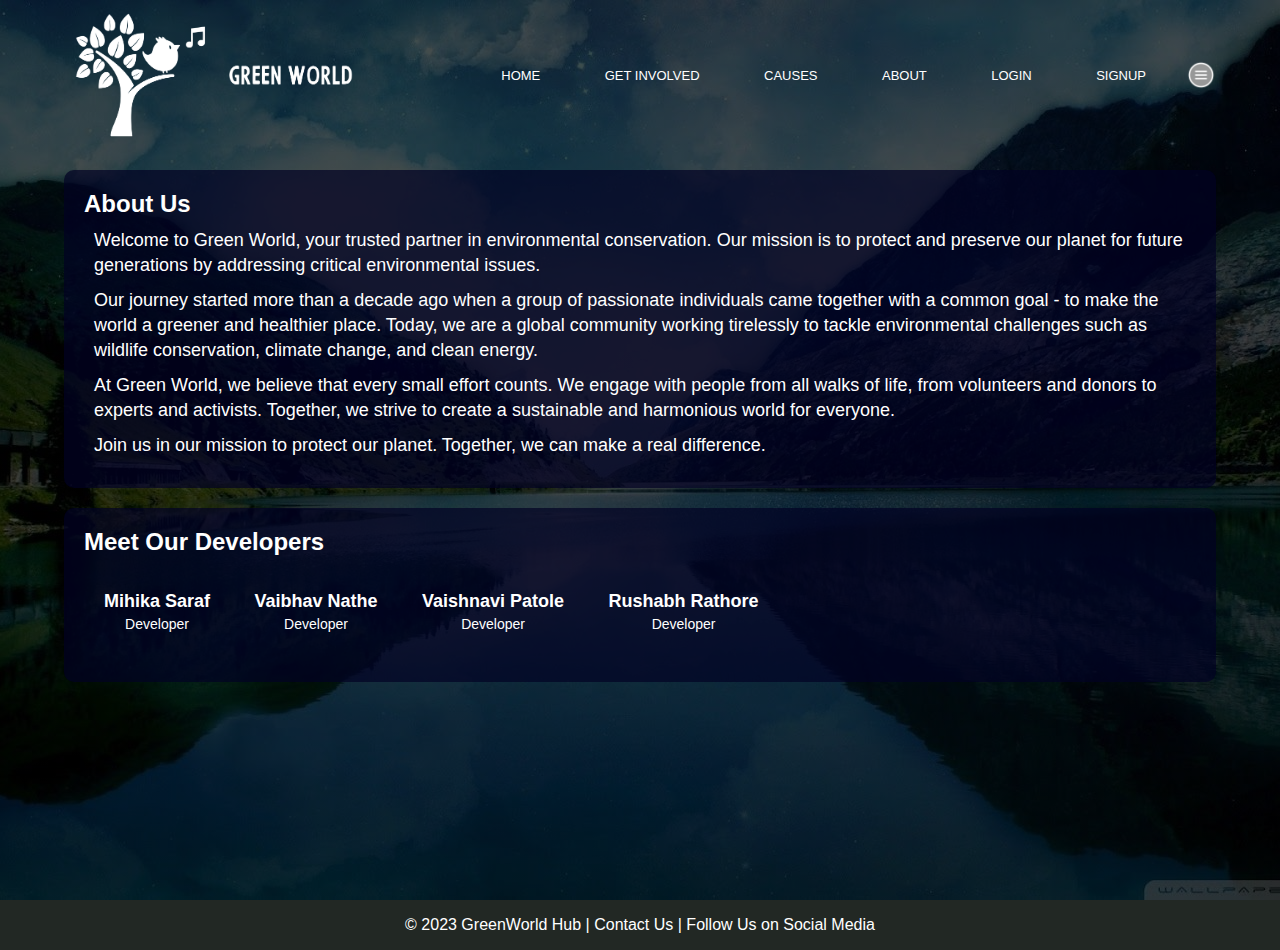
<file: final1/about.html>
<!DOCTYPE html>
<html lang="en">
<head>
    <meta charset="UTF-8">
    <meta name="viewport" content="width=device-width, initial-scale=1.0">
    <link rel="stylesheet" href="style1.css">
    <title>About</title>
</head>
<body>
    <div class="container">
        <div class="nav-bar">
            <img src="White logo - no background.png" height="150px" width="300px" class="logo">
            <nav>
                <ul>
                    <li><a href="home.html">HOME</a></li>
                    <li><a href="getinvolved.html">GET INVOLVED</a></li>
                    <li class="dropdown">
                        <a href="explore.html">CAUSES</a>
                        <div class="dropdown-content">
                            <a href="cause1.html">Cause 1</a>
                            <a href="cause2.html">Cause 2</a>
                            <a href="cause3.html">Cause 3</a>
                        </div>
                    </li>
                    <li><a href="">ABOUT</a></li>
                    <li><a href="login.html">LOGIN</a></li>
                    <li><a href="">SIGNUP</a></li>
                </ul>
            </nav>
            <img src="images/icons8-menu-64.png" class="menu-icon">
        </div>
        <div class="about-us">
            <h1>About Us</h1>
            <p>Welcome to Green World, your trusted partner in environmental conservation. Our mission is to protect and preserve our planet for future generations by addressing critical environmental issues.</p>
            <p>Our journey started more than a decade ago when a group of passionate individuals came together with a common goal - to make the world a greener and healthier place. Today, we are a global community working tirelessly to tackle environmental challenges such as wildlife conservation, climate change, and clean energy.</p>
            <p>At Green World, we believe that every small effort counts. We engage with people from all walks of life, from volunteers and donors to experts and activists. Together, we strive to create a sustainable and harmonious world for everyone.</p>
            <p>Join us in our mission to protect our planet. Together, we can make a real difference.</p>
        </div>

        <div class="developers">
            <h1>Meet Our Developers</h1>
            <div class="developer">
                <h3>Mihika Saraf</h3>
                <p>Developer</p>
            </div>
            <div class="developer">
                <h3>Vaibhav Nathe</h3>
                <p>Developer</p>
            </div>
            <div class="developer">
                <h3>Vaishnavi Patole</h3>
                <p>Developer</p>
            </div>
            <div class="developer">
                <h3>Rushabh Rathore</h3>
                <p>Developer</p>
            </div>
        </div>
    </div> 
</body>
<footer>
    &copy; 2023 GreenWorld Hub | Contact Us | Follow Us on Social Media
</footer>
</html>
</file>
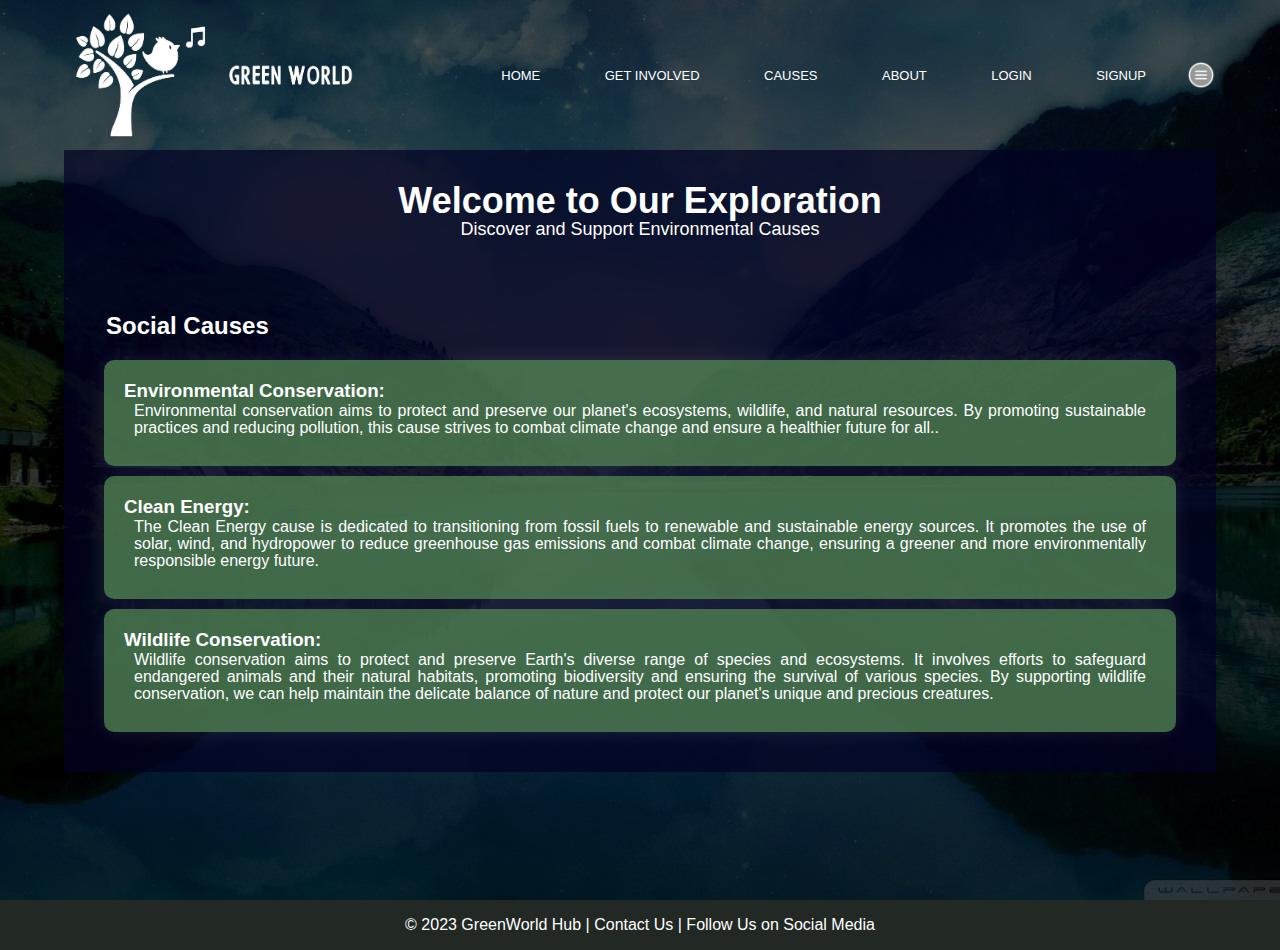
<file: final1/explore.html>
<!DOCTYPE html>
<html lang="en">
<head>
    <meta charset="UTF-8">
    <meta name="viewport" content="width=device-width, initial-scale=1.0">
    <link rel="stylesheet" href="style1.css">
    <title>Explore Page</title>
</head>
<body>
    <div class="container">
        <div class="nav-bar">
            <img src="White logo - no background.png" height="150px" width="300px" class="logo">
            <nav>
                <ul>
                    <li><a href="home.html">HOME</a></li>
                    <li><a href="getinvolved.html">GET INVOLVED</a></li>
                    <li class="dropdown">
                        <a href="explore.html">CAUSES</a>
                        <div class="dropdown-content">
                            <a href="cause1.html">Cause 1</a>
                            <a href="cause2.html">Cause 2</a>
                            <a href="cause3.html">Cause 3</a>
                        </div>
                    </li>
                    <li><a href="about.html">ABOUT</a></li>
                    <li><a href="login.html">LOGIN</a></li>
                    <li><a href="signup.html">SIGNUP</a></li>
                </ul>
            </nav>
            <img src="images/icons8-menu-64.png" class="menu-icon">
        </div>
    <div class="explore">
        <h1>Welcome to Our Exploration</h1>
        <p>Discover and Support Environmental Causes</p>
    </div>

    <section class="causes">
        <h2>Social Causes</h2>
        <div class="cause"> 
            <h3>Environmental Conservation:</h3>
            <p> Environmental conservation aims to protect and preserve our planet's ecosystems, wildlife, and natural resources. By promoting sustainable practices and reducing pollution, this cause strives to combat climate change and ensure a healthier future for all..</p>
        </div>
        <div class="cause">
            <h3>Clean Energy:</h3>
            <p> The Clean Energy cause is dedicated to transitioning from fossil fuels to renewable and sustainable energy sources. It promotes the use of solar, wind, and hydropower to reduce greenhouse gas emissions and combat climate change, ensuring a greener and more environmentally responsible energy future.</p>
        </div>
        <div class="cause">
            <h3>Wildlife Conservation:</h3>
            <p> Wildlife conservation aims to protect and preserve Earth's diverse range of species and ecosystems. It involves efforts to safeguard endangered animals and their natural habitats, promoting biodiversity and ensuring the survival of various species. By supporting wildlife conservation, we can help maintain the delicate balance of nature and protect our planet's unique and precious creatures.</p>
        </div>
        
        <!-- Add more causes here -->
    </section>
    </div>
</body>
<footer>
    &copy; 2023 GreenWorld Hub | Contact Us | Follow Us on Social Media
</footer>
</html>
</file>
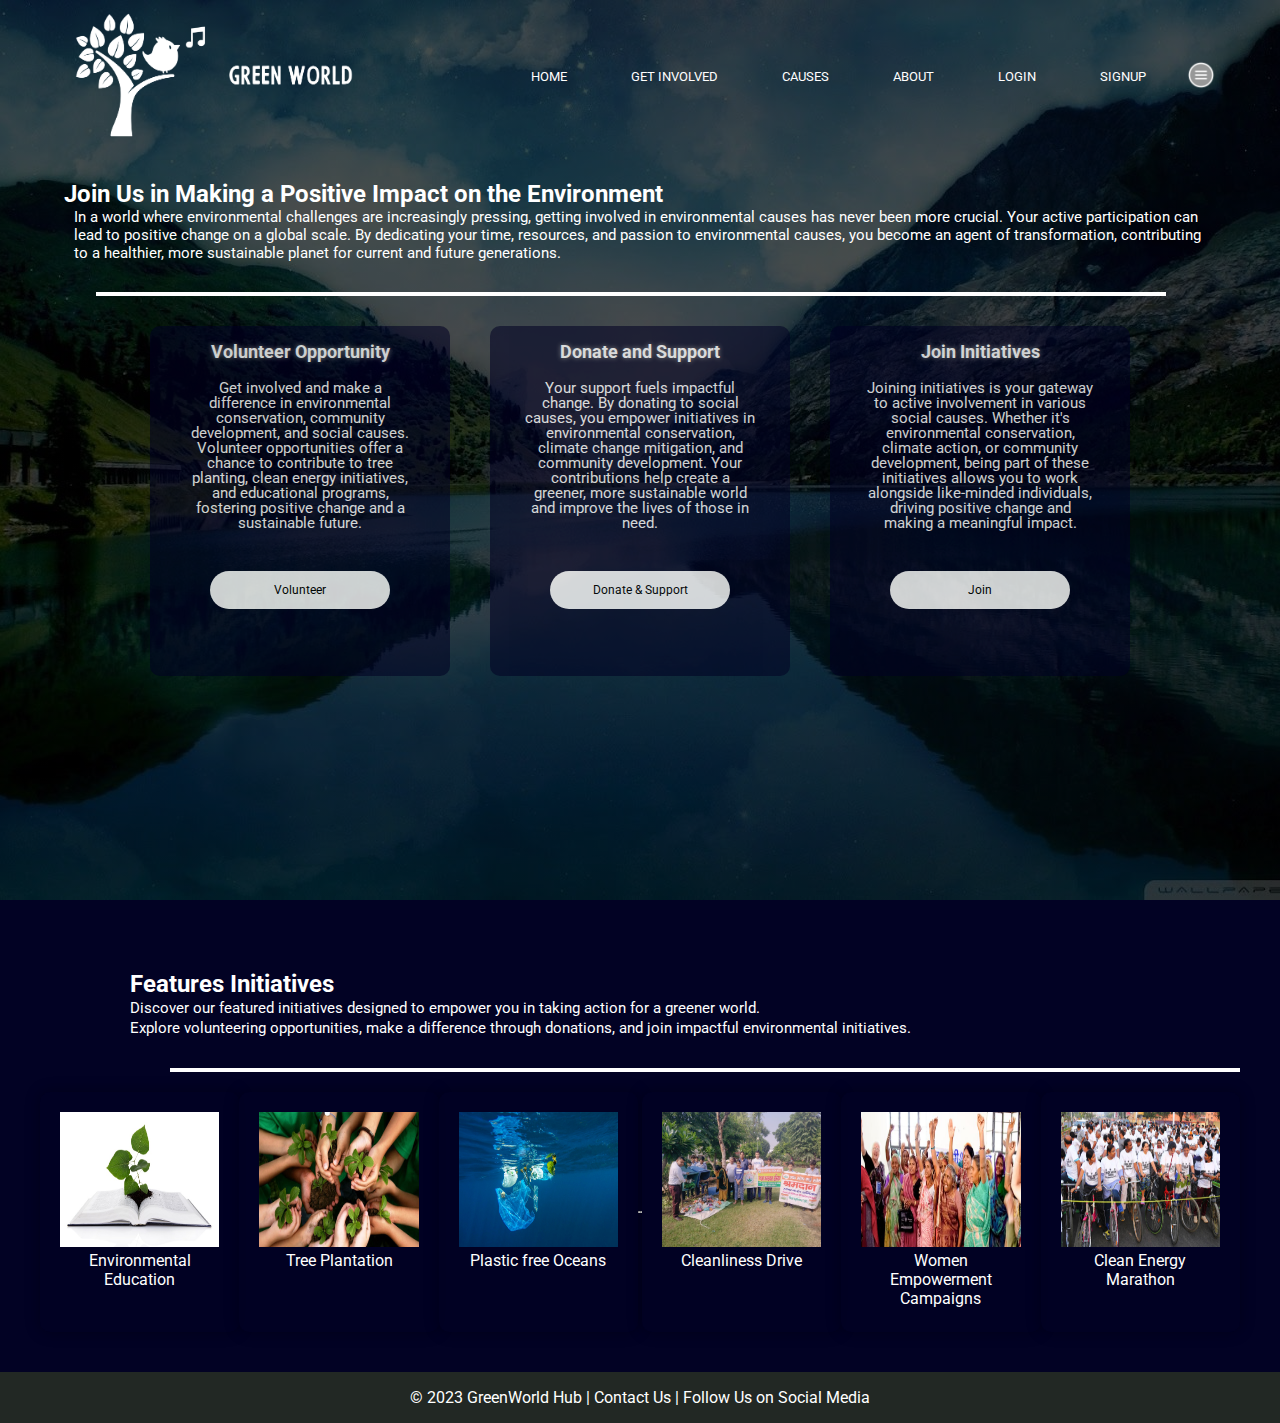
<file: final1/getinvolved.html>
<!DOCTYPE html>
<html lang="en">
<head>
    <meta charset="UTF-8">
    <meta name="viewport" content="width=device-width, initial-scale=1.0">
    <link rel="stylesheet" href="https://fonts.googleapis.com/css2?family=Roboto:wgth@400;700&display=swap">
    <link rel="stylesheet" href="style1.css">
    <title>Get Involved - GreenWorld</title>
</head>
<body>
    <div class="container">
        <div class="nav-bar">
            <img src="White logo - no background.png" height="150px" width="300px" class="logo">
            <nav>
                <ul>
                    <li><a href="home.html">HOME</a></li>
                    <li><a href="getinvolved.html">GET INVOLVED</a></li>
                    <li class="dropdown">
                        <a href="explore.html">CAUSES</a>
                        <div class="dropdown-content">
                            <a href="cause1.html">Cause 1</a>
                            <a href="cause2.html">Cause 2</a>
                            <a href="cause3.html">Cause 3</a>
                        </div>
                    </li>
                    <li><a href="about.html">ABOUT</a></li>
                    <li><a href="login.html">LOGIN</a></li>
                    <li><a href="signup.html">SIGNUP</a></li>
                </ul>
            </nav>
            <img src="images/icons8-menu-64.png" class="menu-icon">
        </div>
        <div class="mainhead">
            <h2>Join Us in Making a Positive Impact on the Environment</h2>
            <p>In a world where environmental challenges are increasingly pressing, getting involved in environmental causes has never been more crucial. Your active participation can lead to positive change on a global scale. By dedicating your time, resources, and passion to environmental causes, you become an agent of transformation, contributing to a healthier, more sustainable planet for current and future generations.</p>
        </div>
        <div class="white-line"></div>
        <div class="col">
            <div class="card-container-2">
                <div class="plate">
                    <h5>Volunteer Opportunity</h5>
                    <br>
                    <p>Get involved and make a difference in environmental conservation, community development, and social causes. Volunteer opportunities offer a chance to contribute to tree planting, clean energy initiatives, and educational programs, fostering positive change and a sustainable future.</p>
                    <button type="button" onclick="location.href='volunteer.html'">Volunteer</button>
                </div>
                <div class="plate">
                    <h5>Donate and Support</h5>
                    <br>
                    <p>Your support fuels impactful change. By donating to social causes, you empower initiatives in environmental conservation, climate change mitigation, and community development. Your contributions help create a greener, more sustainable world and improve the lives of those in need.</p>
                    <button type="button" onclick="location.href='donation.html'">Donate & Support</button>
                </div>
                <div class="plate">
                    <h5>Join Initiatives</h5>
                    <br>
                    <p>Joining initiatives is your gateway to active involvement in various social causes. Whether it's environmental conservation, climate action, or community development, being part of these initiatives allows you to work alongside like-minded individuals, driving positive change and making a meaningful impact.</p>
                    <button type="button" onclick="location.href='volunteer.html'">Join</button>
                </div>
            </div>
        </div>
        

    </div>
        <div class="mainhead-2">
            <div class="features">
            <h2>Features Initiatives</h2>
            <p>Discover our featured initiatives designed to empower you in taking action for a greener world.<br>Explore volunteering opportunities, make a difference through donations, and join impactful environmental initiatives.</p>
            <div class="white-line"></div>
            </div>
            <div class="col-2">
                <div class="card-container-3">
                   <div class="template">
                    <img src="images/evrnedu.jpg" alt="Envn-educ">
                       Environmental Education
                   </div>
                   <div class="template">
                    <img src="images/treeplantcamp.jpg" alt="tree-plant">
                       Tree Plantation
                   </div>
                   <div class="template">
                    <img src="images/plasticfreeoc.jpeg" alt="">
                        Plastic free Oceans
                   </div>
                </div>
                <hr><hr>
                <div class="card-container-3">
                    <div class="template">
                        <img src="images/getinvolved1.jpg" alt="New Image 1">
                        Cleanliness Drive
                    </div>
                    <div class="template">
                        <img src="images/getinvolved2.jpg" alt="New Image 2">
                        Women Empowerment Campaigns
                    </div>
                    <div class="template">
                        <img src="images/getinvolved3.jpg" alt="New Image 3">
                        Clean Energy Marathon
                    </div>
                </div>
            </div>
        </div>
    </div>
</body>
<footer>
    &copy; 2023 GreenWorld Hub | Contact Us | Follow Us on Social Media
</footer>
</html>
</file>
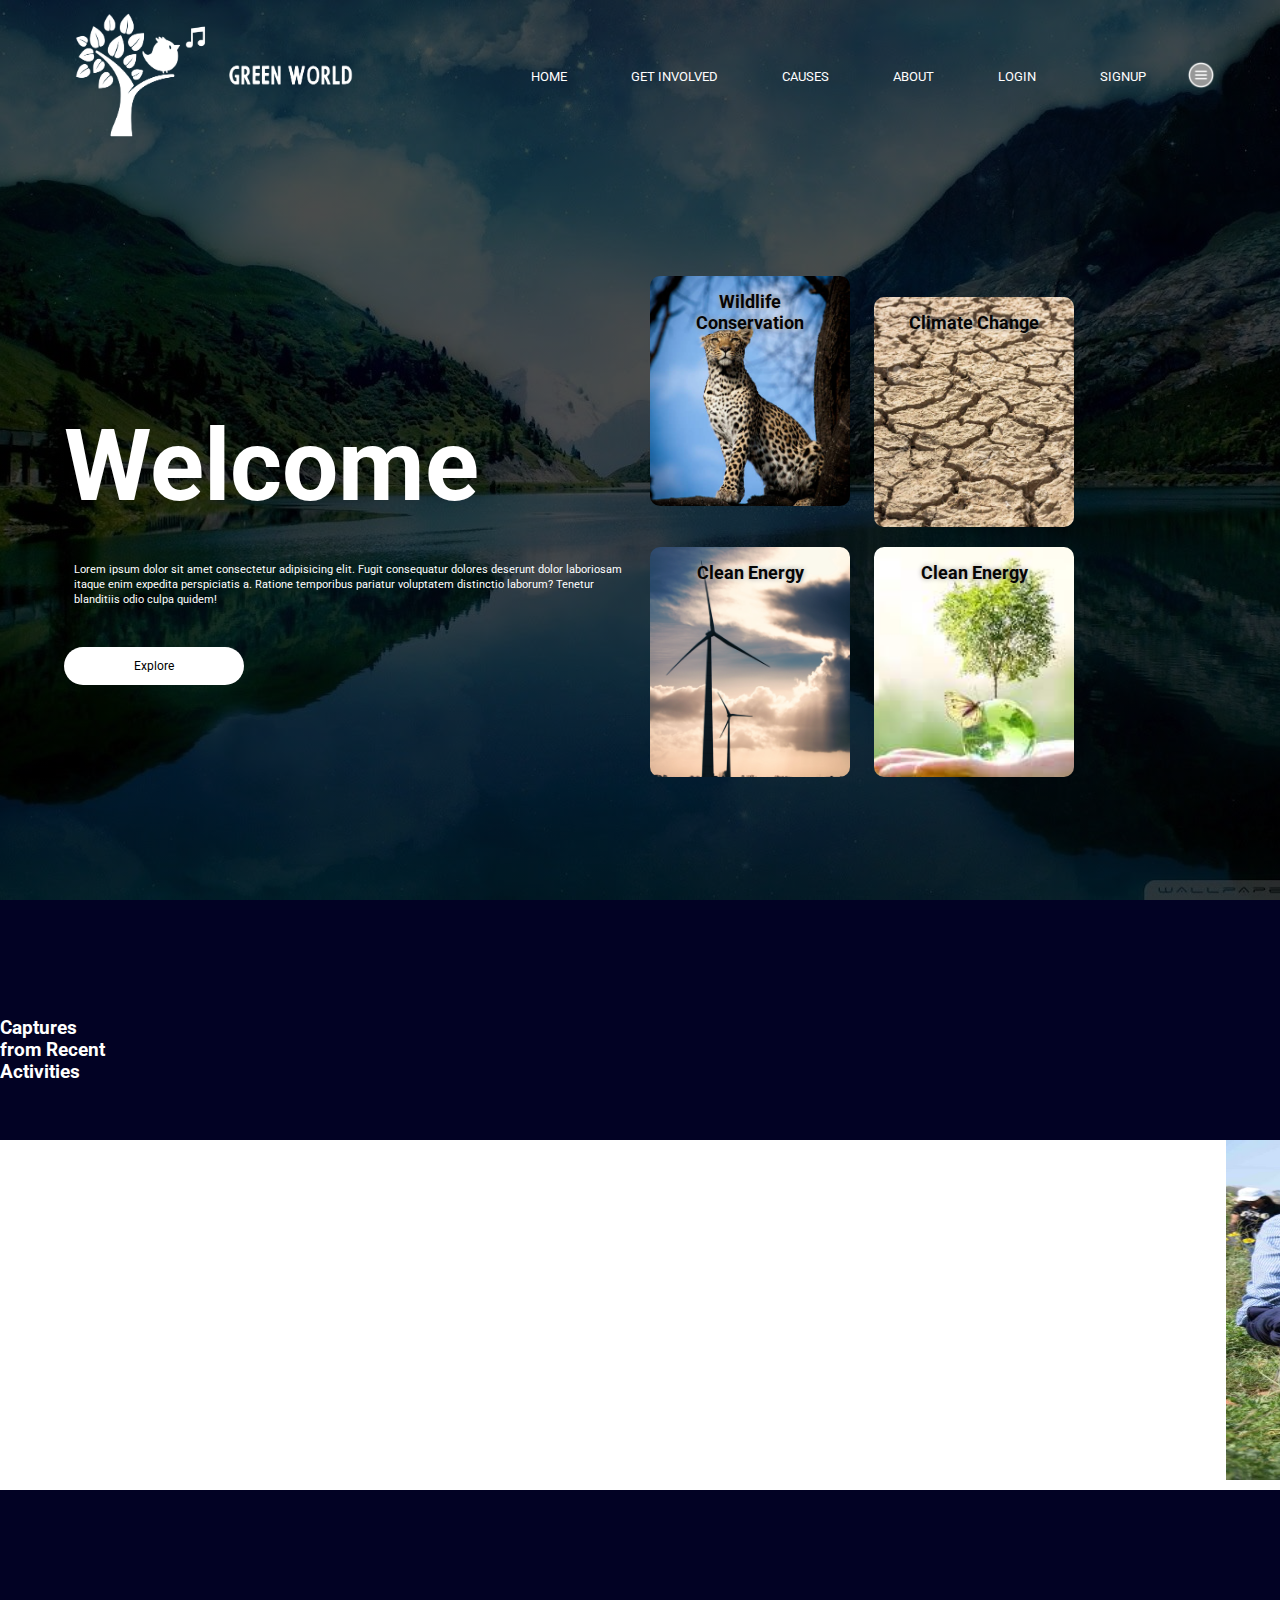
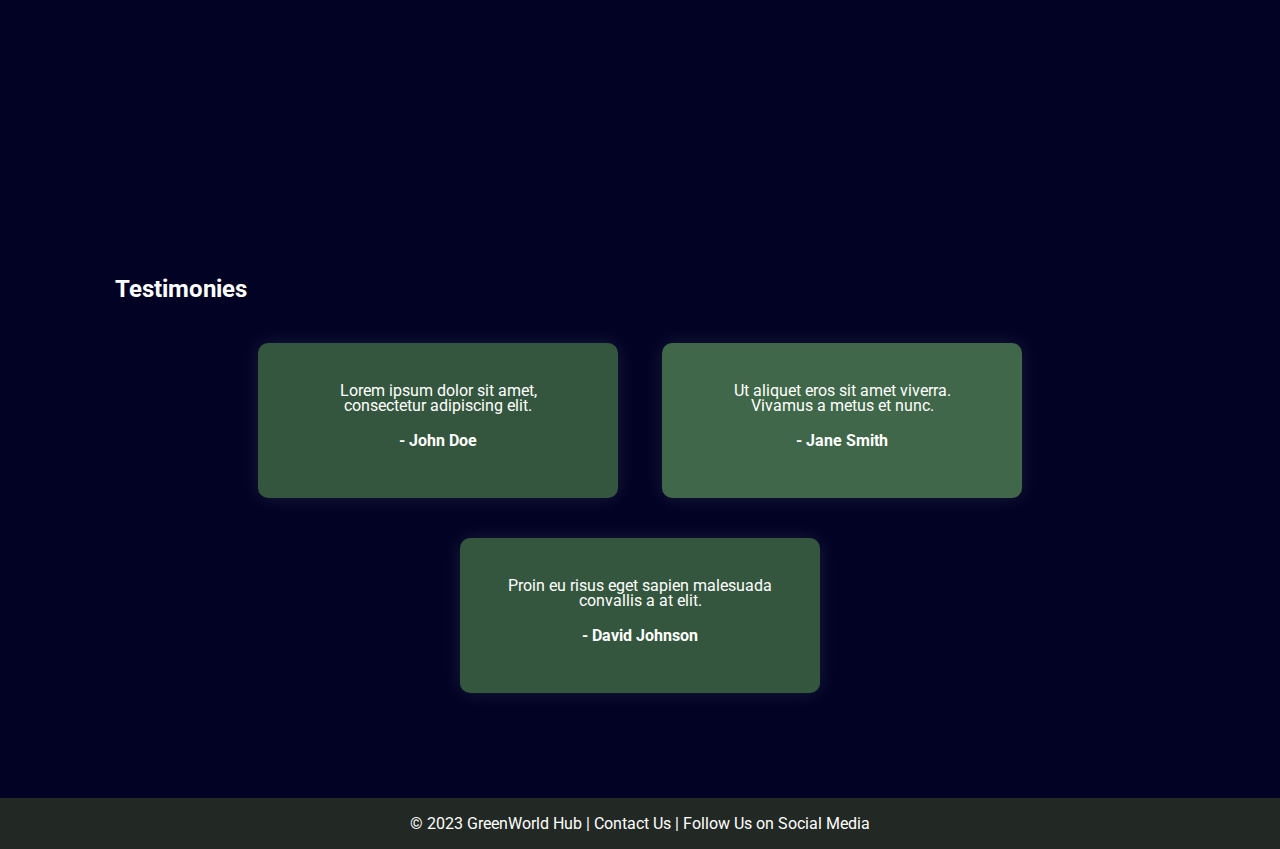
<file: final1/home.html>
<!DOCTYPE html>
<html lang="en">
<head>
    <meta charset="UTF-8">
    <meta name="viewport" content="width=device-width, initial-scale=1.0">
    <link rel="stylesheet" href="https://fonts.googleapis.com/css2?family=Roboto:wgth@400;700&display=swap">
    <link rel="stylesheet" href="style1.css">
    <title>Green World</title>
</head>
<body>
    <div class="container">
        <div class="nav-bar">
            <img src="White logo - no background.png" height="150px" width="300px" class="logo">
            <nav>
                <ul>
                    <li><a href="">HOME</a></li>
                    <li><a href="getinvolved.html">GET INVOLVED</a></li>
                    <li class="dropdown">
                        <a href="explore.html">CAUSES</a>
                        <div class="dropdown-content">
                            <a href="cause1.html">Cause 1</a>
                            <a href="cause2.html">Cause 2</a>
                            <a href="cause3.html">Cause 3</a>
                        </div>
                    </li>
                    <li><a href="about.html">ABOUT</a></li>
                    <li><a href="login.html">LOGIN</a></li>
                    <li><a href="signup.html">SIGNUP</a></li>
                </ul>
            </nav>
            <img src="images/icons8-menu-64.png" class="menu-icon">
        </div>
        <div class="row">
            <div class="col">
                <h1>Welcome</h1>
                <br><br>
                <p>Lorem ipsum dolor sit amet consectetur adipisicing elit. Fugit consequatur dolores deserunt dolor laboriosam itaque enim expedita perspiciatis a. Ratione temporibus pariatur voluptatem distinctio laborum? Tenetur blanditiis odio culpa quidem!</p>
                <button type="button" onclick="location.href='explore.html'">Explore</button>
            </div>
            <div class="col">
             <div class="card-container">
                <div class="card card1">
                    <h5>Wildlife Conservation</h5>
                    
                </div>
                <div class="card card2">
                    <h5>Climate Change</h5>
                    
                </div>
                <div class="card card3">
                    <h5>Clean Energy</h5>
                </div>
                <div class="card card4">
                    <h5>Clean Energy</h5>
                </div>
            </div>
            </div>
        </div>
      </div>
      <div class="test">
        <h3>  Captures from Recent Activities</h3>
        <div class="activity">
            <marquee behavior="" direction="left">
                <img src="images/recentact1.jpg" alt="">
                <img src="images/recentact2.jpg" alt="">
                <img src="images/recentact3.jpg" alt="">
                <img src="images/recentact4.jpg" alt="">
                <img src="images/recentact5.jpg" alt="">
                <img src="images/recentact6.jpg" alt="">
            </marquee>
        </div>
     </div>
     
     <!-- Add this section above your footer -->
<section class="testimonies">
    <h2>Testimonies</h2>
    <div class="testimonial">
        <p>Lorem ipsum dolor sit amet, consectetur adipiscing elit.</p>
        <p class="author">- John Doe</p>
    </div>
    <div class="testimonial">
        <p>Ut aliquet eros sit amet viverra. Vivamus a metus et nunc.</p>
        <p class="author">- Jane Smith</p>
    </div>
    <div class="testimonial">
        <p>Proin eu risus eget sapien malesuada convallis a at elit.</p>
        <p class="author">- David Johnson</p>
    </div>
</section>

        
        </div>


</body>
<footer>
    &copy; 2023 GreenWorld Hub | Contact Us | Follow Us on Social Media
</footer>
</html>
</file>
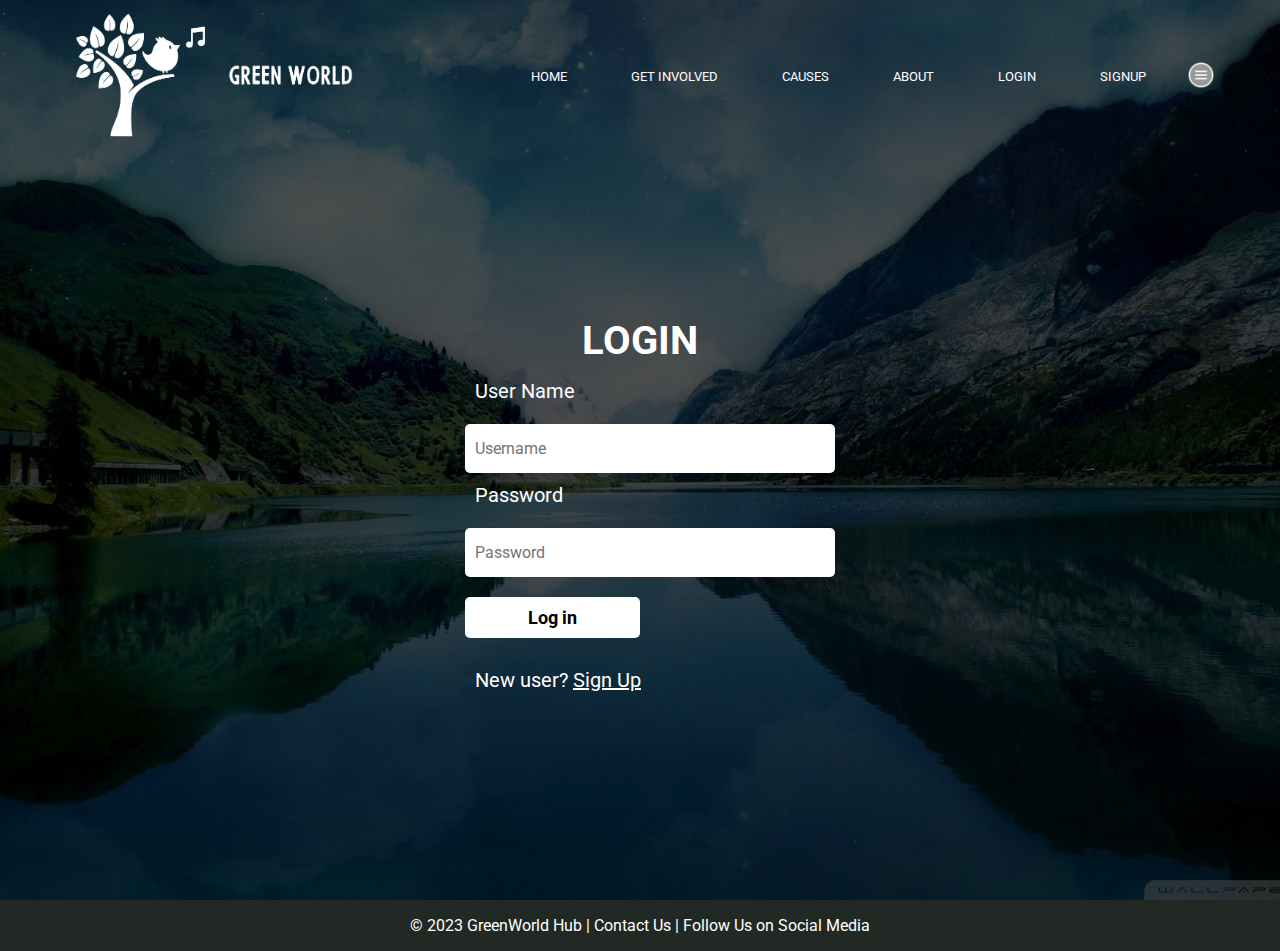
<file: final1/login.html>
<!DOCTYPE html>
<html lang="en">
<head>
    <meta charset="UTF-8">
    <meta name="viewport" content="width=device-width, initial-scale=1.0">
    <link rel="stylesheet" href="https://fonts.googleapis.com/css2?family=Roboto:wgth@400;700&display=swap">
   <link rel="stylesheet" href="style1.css">
    <title>Login</title>
</head>
<body>
    <div class="container">
        <div class="nav-bar">
            <img src="White logo - no background.png" height="150px" width="300px" class="logo">
            <nav>
                <ul>
                    <li><a href="home.html">HOME</a></li>
                    <li><a href="getinvolved.html">GET INVOLVED</a></li>
                    <li class="dropdown">
                        <a href="explore.html">CAUSES</a>
                        <div class="dropdown-content">
                            <a href="cause1.html">Cause 1</a>
                            <a href="cause2.html">Cause 2</a>
                            <a href="cause3.html">Cause 3</a>
                        </div>
                    </li>
                    <li><a href="about.html">ABOUT</a></li>
                    <li><a href="login.html">LOGIN</a></li>
                    <li><a href="signup.html">SIGNUP</a></li>
                </ul>
            </nav>
            <img src="images/icons8-menu-64.png" class="menu-icon">
        </div>
        <div class="login-form">
            <h1>Login</h1>
            <form action="home.html" method="post">
                <p> User Name</p>
                <input type="text" name="user" placeholder="Username">
                <p>Password</p>
                <input type="password" name="password" placeholder="Password" required>
                <button onclick="location.href='home.html'">Log in</button>
                <br>
                <p class="user">New user? <a href="signup.html">Sign Up</a></p>
                
            </form>
        </div>
    </div>
</body>
<footer>
    &copy; 2023 GreenWorld Hub | Contact Us | Follow Us on Social Media
</footer>
</html>
</file>
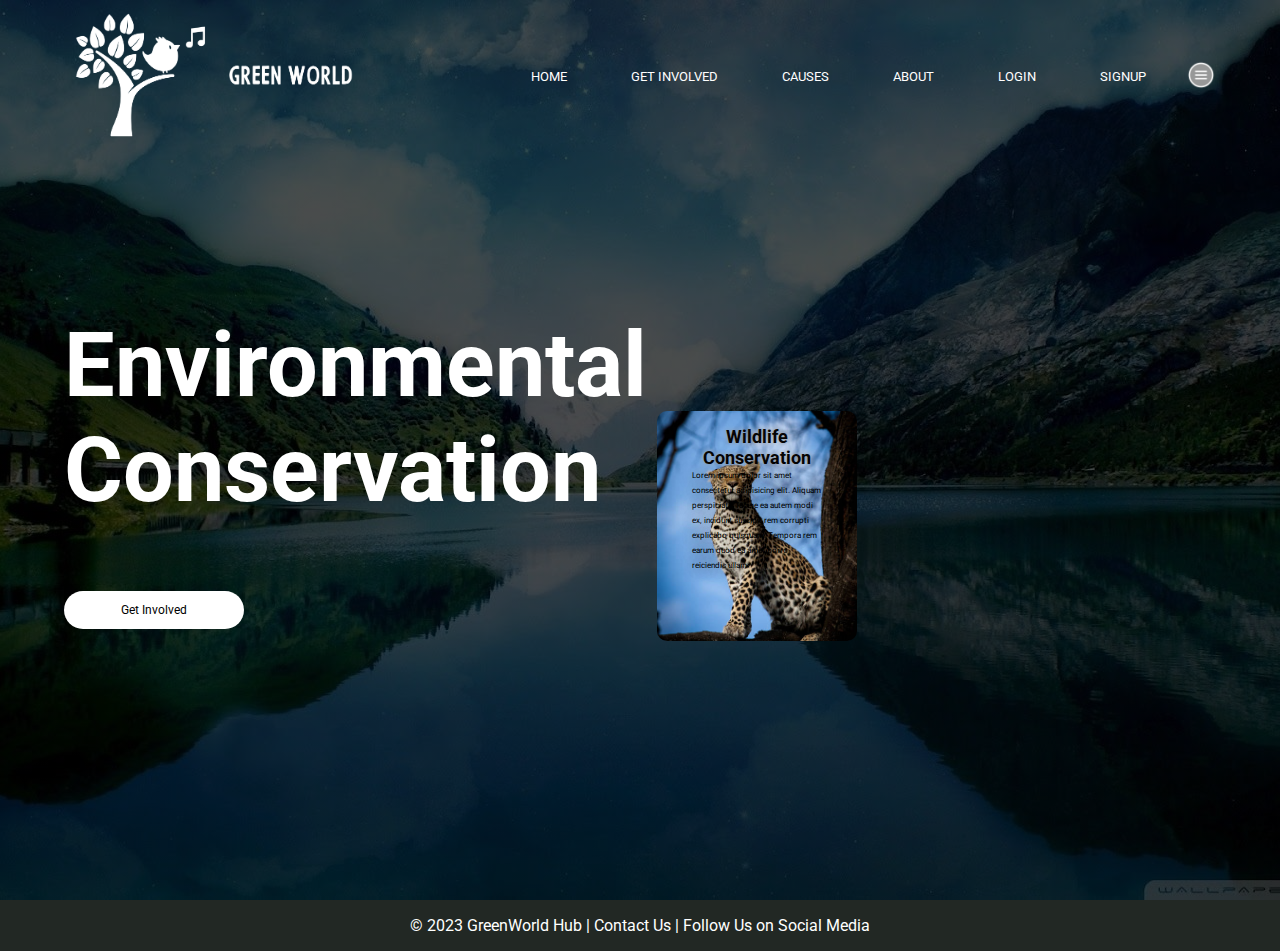
<file: final1/samplepage1.html>
<!DOCTYPE html>
<html lang="en">
<head>
    <meta charset="UTF-8">
    <meta name="viewport" content="width=device-width, initial-scale=1.0">
    <link rel="stylesheet" href="https://fonts.googleapis.com/css2?family=Roboto:wgth@400;700&display=swap">
    <link rel="stylesheet" href="style1.css">
    <title>Cause Name</title>
</head>
<body>
    <div class="container">
        <div class="nav-bar">
            <img src="White logo - no background.png" height="150px" width="300px" class="logo">
            <nav>
                <ul>
                    <li><a href="home.html">HOME</a></li>
                    <li><a href="">GET INVOLVED</a></li>
                    <li class="dropdown">
                        <a href="#">CAUSES</a>
                        <div class="dropdown-content">
                            <a href="cause1.html">Cause 1</a>
                            <a href="cause2.html">Cause 2</a>
                            <a href="cause3.html">Cause 3</a>
                        </div>
                    </li>   
                    <li><a href="">ABOUT</a></li>
                    <li><a href="login.html">LOGIN</a></li>
                    <li><a href="signup.html">SIGNUP</a></li>
                </ul>
            </nav>
            <img src="images/icons8-menu-64.png" class="menu-icon">
        </div>
        <div class="row-2">
            <div class="col-3">
                <h1>Environmental Conservation</h1>
                <br><br>
                <button type="button">Get Involved</button>
               
            </div>
            <div class="col">
                <div class="card-container">
                    <div class="card card1">
                        <h5>Wildlife Conservation</h5>
                        <p>Lorem ipsum dolor sit amet consectetur adipisicing elit. Aliquam perspiciatis facere ea autem modi ex, incidunt suscipit rem corrupti explicabo quisquam. Tempora rem earum quod ea amet porro reiciendis ullam.</p>
                    </div>
                </div>
            </div>
        </div>
    </div>
    <div class="mainhead">
        
    </div>
    <footer>
        &copy; 2023 GreenWorld Hub | Contact Us | Follow Us on Social Media
    </footer>
</body>
</html>
</file>
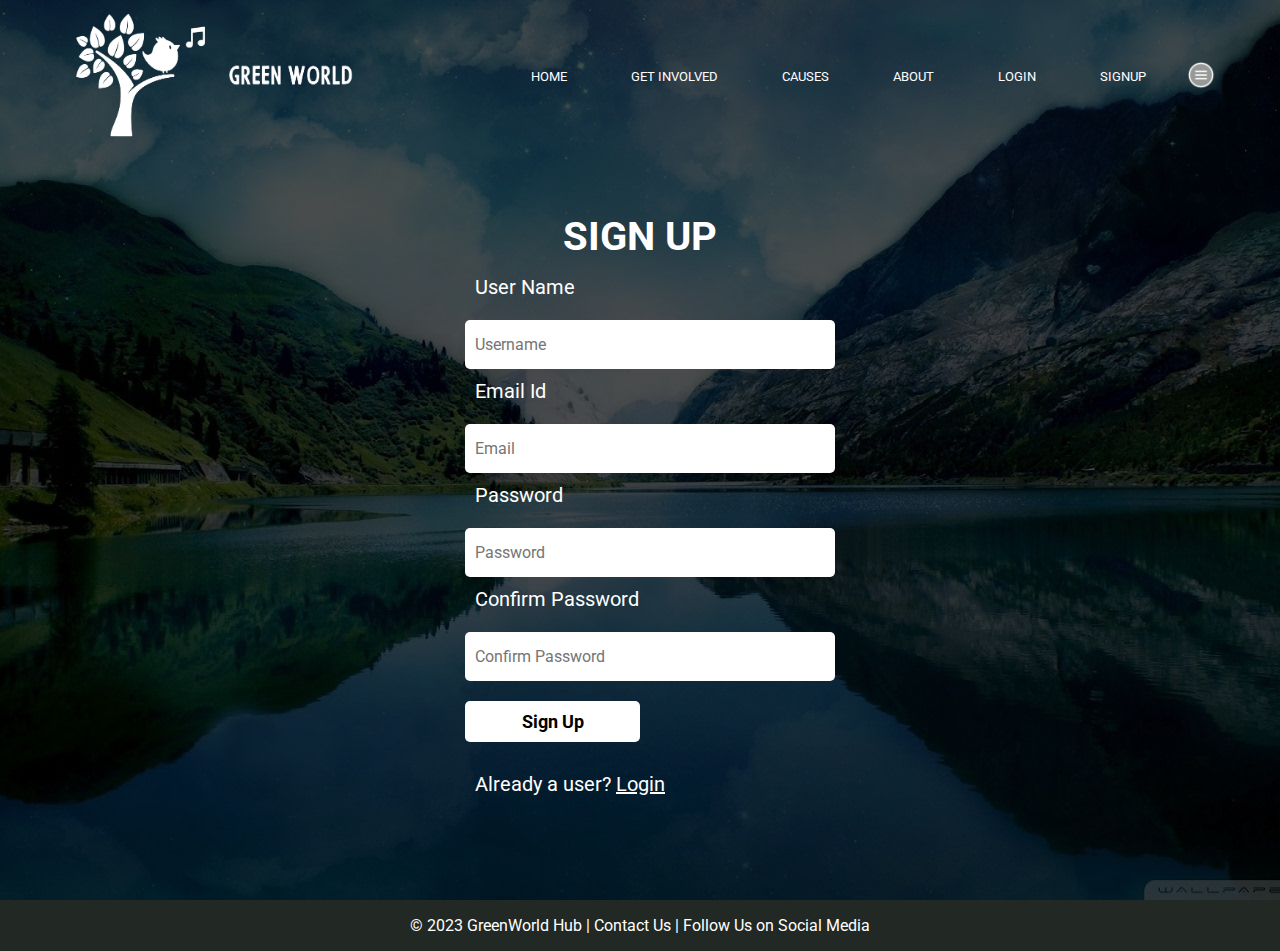
<file: final1/signup.html>
<!DOCTYPE html>
<html lang="en">
<head>
    <meta charset="UTF-8">
    <meta name="viewport" content="width=device-width, initial-scale=1.0">
    <link rel="stylesheet" href="https://fonts.googleapis.com/css2?family=Roboto:wgth@400;700&display=swap">
   <link rel="stylesheet" href="style1.css">
    <title>Sigup</title>
</head>
<body>
    <div class="container">
        <div class="nav-bar">
            <img src="White logo - no background.png" height="150px" width="300px" class="logo">
            <nav>
                <ul>
                    <li><a href="">HOME</a></li>
                    <li><a href="getinvolved.html">GET INVOLVED</a></li>
                    <li class="dropdown">
                        <a href="explore.html">CAUSES</a>
                        <div class="dropdown-content">
                            <a href="cause1.html">Cause 1</a>
                            <a href="cause2.html">Cause 2</a>
                            <a href="cause3.html">Cause 3</a>
                        </div>
                    </li>
                    <li><a href="about.html">ABOUT</a></li>
                    <li><a href="login.html">LOGIN</a></li>
                    <li><a href="signup.html">SIGNUP</a></li>
                </ul>
            </nav>
            <img src="images/icons8-menu-64.png" class="menu-icon">
        </div>
        <div class="login-form">
            <h1>Sign Up</h1>
            <form action="login.html" method="post">
                <p> User Name</p>
                <input type="text" name="user" placeholder="Username">
                <p> Email Id</p>
                <input type="email" name="email" placeholder="Email">
                <p>Password</p>
                <input type="password" name="password" placeholder="Password" required>
                <p>Confirm Password</p>
                <input type="password" name="cpassword" placeholder="Confirm Password" required>
                <button onclick="location.href='login.html'">Sign Up</button>
                <br>
                <p class="user">Already a user? <a href="login.html">Login</a></p>
                
            </form>
        </div>
    </div>
</body>
<footer>
    &copy; 2023 GreenWorld Hub | Contact Us | Follow Us on Social Media
</footer>
</html>
</file>
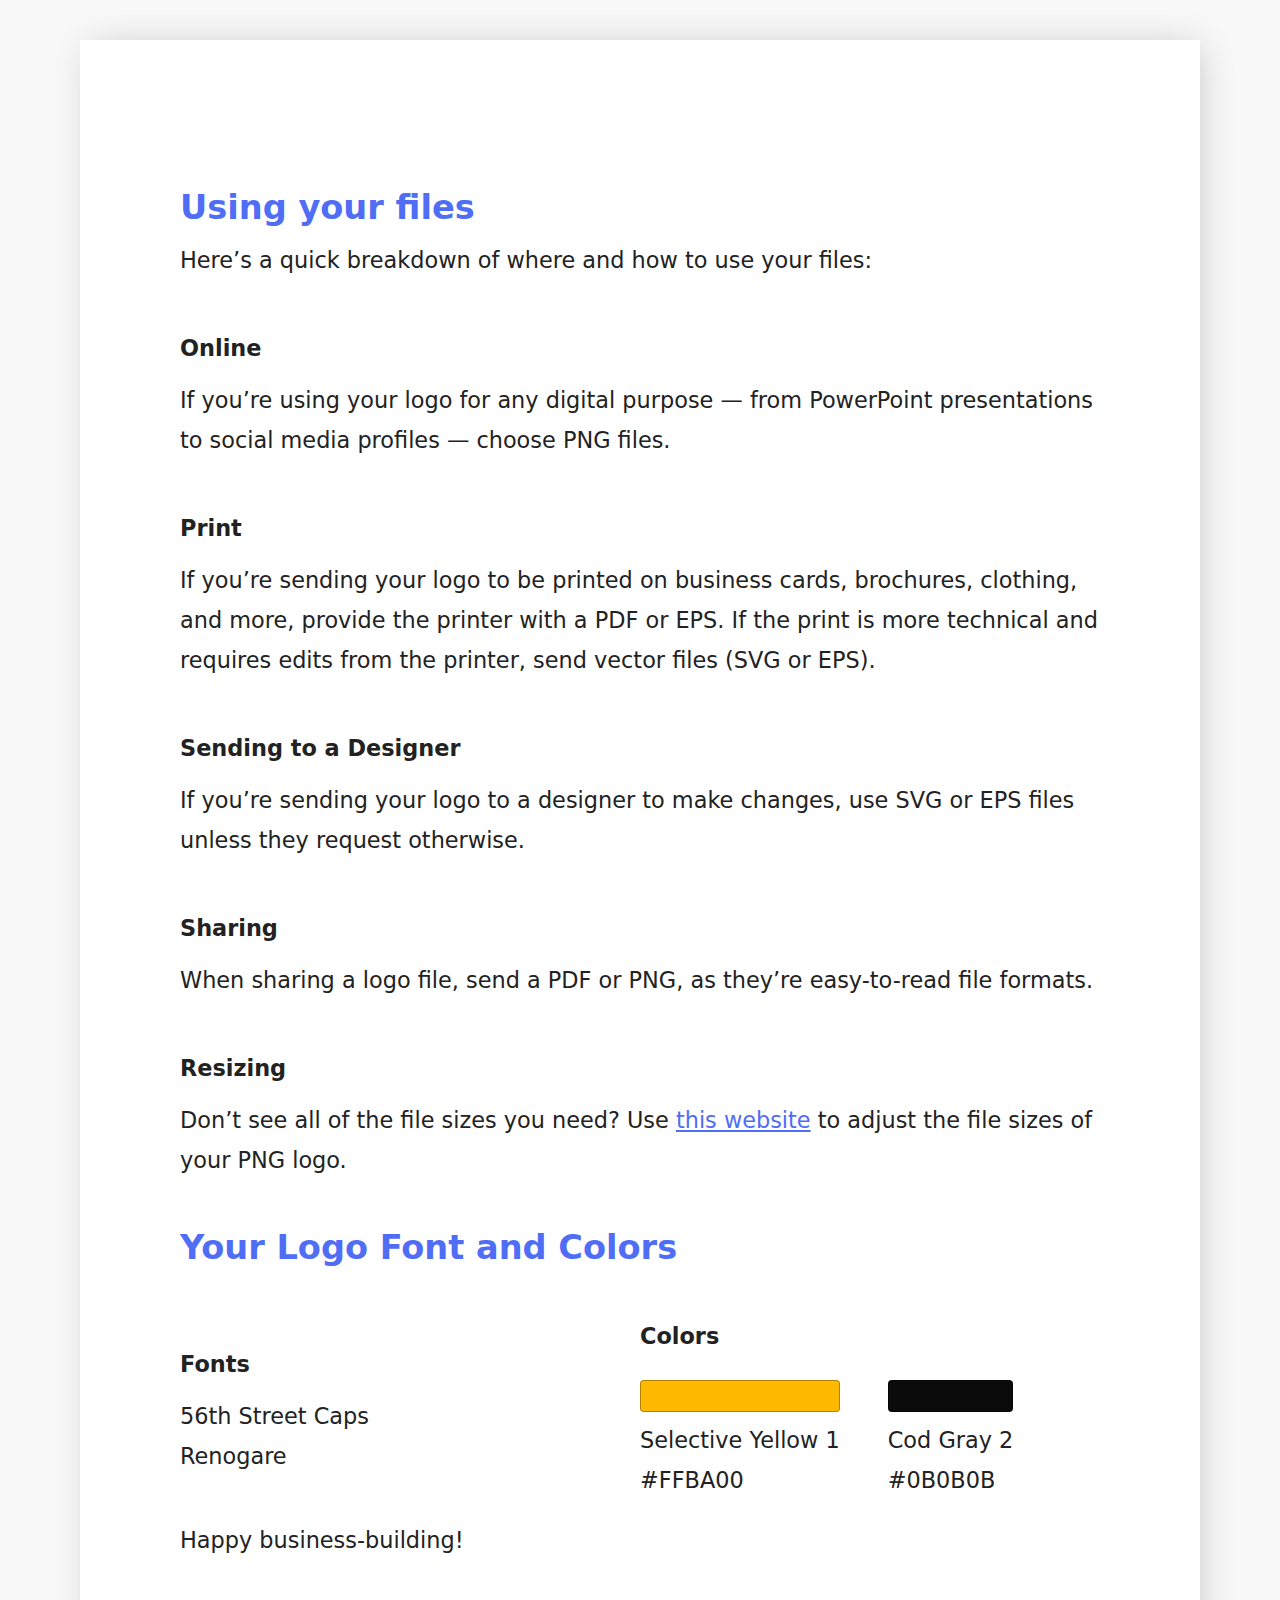
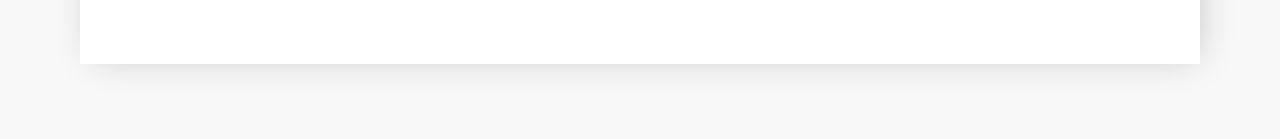
<file: final1/155837828/getting_started_guide.html>
<!DOCTYPE html/>
<html>

<head>
    <meta charset="utf-8">
    <title>
        Congratulations on your custom logo!
    </title>
    <meta name="viewport" content="width=device-width, initial-scale=1">
    <style>
        @font-face {
            font-family: "Avenir W01";
            src:
                url("https://s3.ca-central-1.amazonaws.com/logojoy/dist/fonts/57bf7902-79ee-4b31-a327-1bbf59a3d155.eot?#iefix") format("eot"),
                url("https://s3.ca-central-1.amazonaws.com/logojoy/dist/fonts/b290e775-e0f9-4980-914b-a4c32a5e3e36.woff2") format("woff2"),
                url("https://s3.ca-central-1.amazonaws.com/logojoy/dist/fonts/4b978f72-bb48-46c3-909a-2a8cd2f8819c.woff") format("woff"),
                url("https://s3.ca-central-1.amazonaws.com/logojoy/dist/fonts/9bdf0737-f98c-477a-9365-ffc41b9d1285.ttf") format("truetype"),
                url("https://s3.ca-central-1.amazonaws.com/logojoy/dist/fonts/15281d0d-e3c2-46e1-94db-cb681e00bfaa.svg#15281d0d-e3c2-46e1-94db-cb681e00bfaa") format("svg");
            font-weight: 400;
            font-style: normal;
        }

        * {
            box-sizing: border-box;
        }

        body {
            background-color: #f8f8f8;
            font-family: "Avenir W01", sans;
            font-size: 1.4rem;
            line-height: 2.5rem;
            color: #222;
            margin: 0;
        }

        article {
            width: 100%;
            max-width: 70rem;
            padding: 100px;
            margin: 40px auto  75px;
            background-color: #fff;
            box-shadow: #c0c0c0 5px 0px 35px -8px;
        }
        h1, h2, h3 {
            margin-top: 3rem;
            margin-bottom: 0;
        }
        h3 {
            font-size: 1.4rem;
        }
        p {
            margin-top: .75rem;
            margin-bottom: .25rem;
        }
        hr {
            margin: 2rem auto;
            height: 3px;
            background-color: #f0f0f0;
            border: 0;
        }
        svg {
            width: 10em;
            height: auto;
            margin: 0 auto 40px;
            display: block;
        }
        h2 {
            color: #4f6df5;
        }
        a {
            color: #4f6df5;
        }
        .fonts_colors {
            display: flex;
            justify-content: center;
            align-items: center;
        }
        .fonts_colors > div {
            flex:1 1 50%;
        }

        .font {
            display: block;
        }

        .swatch {
            border: 1px solid rgba(0,0,0,.3);
            border-radius: 4px;
            height: 2rem;
            width: 100%;
            display: block;
            margin-bottom: .5rem;
        }
        .colors_list {
            display: flex;
        }
        .color {
            margin: 1.5rem 3rem .5rem 0;
        }
        .color span {
            white-space: nowrap;
            display: block;
        }

    </style>


</head>

<body>
    <article>
        <h2>
            Using your files
        </h2>
        <p>
            Here’s a quick breakdown of where and how to use your files:
        </p>
        <h3>
            Online
        </h3>
        <p>
            If you’re using your logo for any digital purpose — from PowerPoint presentations to social media profiles
            — choose
            PNG files.
        </p>
        <h3>
            Print
        </h3>
        <p>
            If you’re sending your logo to be printed on business cards, brochures, clothing, and more, provide the
            printer with a PDF or EPS. If the print is more technical and requires edits from the
            printer, send vector files (SVG or EPS).
        </p>

        <h3>
            Sending to a Designer
        </h3>
        <p>
            If you’re sending your logo to a designer to make changes, use SVG or EPS files unless
            they request otherwise.
        </p>

        <h3>
            Sharing
        </h3>
        <p>
            When sharing a logo file, send a PDF or PNG, as they’re easy-to-read file formats.
        </p>

        <h3>
            Resizing
        </h3>
        <p>
            Don’t see all of the file sizes you need? Use <a href="http://resizeimage.net/" target="_blank">this website</a> to adjust the file sizes of your PNG logo.
        </p>

        <h2>
            Your Logo Font and Colors
        </h2>
        <section class="fonts_colors">
            <div>
                <h3>Fonts</h3>
                <p class="font_list">
                    <span class="font">56th Street Caps</span><span class="font"></span><span class="font">Renogare</span>
                </p>
            </div>
            <div>
                <h3>Colors</h3>
                <div class="colors_list">
                    
<div class="color">
	<span class="swatch" style="background-color: FFBA00"></span>
	<span class="name">Selective Yellow 1</span>
	<span class="hex">#FFBA00</span>
</div>

<div class="color">
	<span class="swatch" style="background-color: 0B0B0B"></span>
	<span class="name">Cod Gray 2</span>
	<span class="hex">#0B0B0B</span>
</div>

                </div>
            </div>
        </section>
        <p>
            Happy business-building!
        </p>
    </article>
</body>

</html>
</file>
<file: final1/style1.css>
*{
    margin: 0;
    padding: 0;
    font-family: 'Roboto', sans-serif;
}
.container{
    width: 100%;
    height: 100vh;
    background-image: linear-gradient(rgba(0,0,0,0.7),rgba(0,0,0,0.7)),url(images/pagebg.jpg);
    background-position: center;
    background-size: cover;
    padding-left: 5%;
    padding-right: 5%;
    box-sizing: border-box;
}
.nav-bar{
    display:flex;
    align-items: center;
}
.logo{
    height: 150px;
    width: 300px;
}
.menu-icon{
    width: 30px;
    cursor: pointer;
    margin-left: 40px;
}
nav{
    flex: 1;
    text-align: right;
}
nav ul li{
    list-style: none;
    display: inline-block;
    margin-left: 60px;
}
nav ul li a {
    position: relative;
    color: white;
    font-size: 13px;
    text-decoration: none;
}

nav ul li a::before {
    content: '';
    position: absolute;
    width: 0;
    height: 2px; /* Set the desired thickness of the underline */
    bottom: 0;
    left: 0;
    background-color: white;
    transition: width 0.3s ease; /* Adjust the duration for the desired speed */
}

nav ul li a:hover::before {
    width: 100%; /* Fully reveal the underline on hover */
}
.dropdown {
    position: relative;
    display: inline-block;
}
.dropdown-content {
    display: none;
    position: absolute;
    background-color: rgba(0, 0, 0, 0.7);
    width: auto;
    box-shadow: none;
    z-index: 1;
}
.dropdown-content a {
    color: white;
    padding: 5px 20px;
    text-decoration: none;
    display:flex;
    border-bottom: -20px solid rgba(255, 255, 255, 0.2);
}
.dropdown-content a:hover {
    background-color: rgba(255, 255, 255, 0.1);
}
.dropdown:hover .dropdown-content {
    display: block;
}
.row{
    display: flex;
    height: 88%;
    align-items: center;
}
.col{
    flex-basis: 50%;
}
h1{
    color: white;
    font-size: 100px;
}
p{
    color: white;
    font-size: 11px;
    line-height: 15px;
    padding: 10px;
    padding-top:0px;
}
.row-2{
    display:flex;
    height: 88%;
    align-items: center;
}
.col-3{
    flex-basis: 50%;
    padding-bottom: 150px;
}
.col-3  h1{
    color: white;
    font-size: 90px;
}
button{
    width: 180px;
    color: #000;
    font-size: 12px;
    padding: 12px 0;
    background: #fff;
    border: 0;
    border-radius: 20px;
    outline: none;
    margin-top: 30px;
    cursor: pointer;
}
.card-container{
    margin-top: -40px;
}
.card {
    width: 200px;
    height: 230px;
    display: inline-block;
    border-radius: 10px;
    padding: 15px 25px;
    box-sizing: border-box;
    cursor: pointer;
    margin: 10px 10px;
    background-position: center;
    background-size: cover;
    transition: transform 0.5s;
}
.card1{
    background-image: url(images/wl1.jpg);
}
.card2{
    background-image: url(images/cc1.jpg);
}
.card3{
    background-image: url(images/ce1.jpg);
}
.card4{
    background-image: url(images/img2.jpeg);
}
.card:hover{
    transform: translateY(-10px);
}
h5{
    color: #060505;
    text-shadow: 0 0 5px #999;
}
.card p{
    color: #000;
    text-decoration: solid;
    text-shadow: 0 0 15px #000;
    font-size: 8px;
}
h2{
    color: #fff;
    margin-top: 30px;
}
.mainhead p {
    color: white;
    font-size: 15px;
    line-height: 18px;
    line-break: strict;
}

.white-line {
    width: 1070px;
    height: 4px;
    background-color: white;
    margin: 20px auto;
    margin-right: 50px;
}

.card-container-2 {
    display: flex;
    justify-content: center; /* Center the child elements horizontally */
    align-items: center; /* Center the child elements vertically */
    margin-top: 20px; /* Adjust the top margin as needed */
}
.card-container-2 h5{
    color: #fff;
}
.plate {
    width: 300px;
    height: 350px;
    border-radius: 10px;
    padding: 15px 25px;
    box-sizing: border-box;
    cursor: pointer;
    margin: 10px 20px;
    background-position: center;
    background-size: cover;
    background-color: rgb(2, 2, 36,0.7);
    opacity: 0.8;
}


h5{
    font-size: 18px;
    text-align: center;
}
.plate p{
    text-align: center;
    font-size: 15px;
}
.card-container-2 button{
    margin-left: 35px;
}
.mainhead-2 {
    background: rgb(2, 2, 36);
    padding: 40px;
    text-align: center;
    color: #fff;
}
.features h2 {
    text-align: left;
    color: #fff;
    padding-left: 90px;
}
.features p{
    text-align: justify;
    margin-left: 80px;
    margin-right: -30px;
    line-break: normal;
    line-height: 20px;
    font-size: 15px;
}
.features .white-line{
    width: 1070px; 
    height: 4px; 
    background-color: white; 
    margin: 20px auto; 
    margin-left: 130px;
}
.col-2 {
    display: flex;
    justify-content: center;
    align-items: center;
}
.card-container-3 {
    display:contents;
    justify-content: space-between; /* To space the divs evenly in a row */
    margin-left: 80px;
    overflow: hidden;
}
.template {
    width: calc(30% - 20px); /* Adjust the width as needed */
    height: 200px; /* Adjust the height as needed */
    padding: 20px;
    background-color: rgba(2, 2, 36, 0.7);
    border-radius: 10px;
    text-align: center;
    box-shadow: 0px 0px 15px rgba(0, 0, 0, 0.3);
    position: relative;
    overflow: hidden; /* Hide any content that exceeds the defined height */
    transition: transform 0.2s; /* Add a smooth transition for the hover effect */
}

.template img {
    width: 100%;
    height: 135px;
}
.card-container-3 .template:hover {
    transform: translateY(-30px); /* Adjust the value to control the hover effect */
}


.test{
    background-color: rgb(2, 2, 36);
    display: flex;
    justify-content: center;
    align-items: center;
    height: 100vh;
    margin: 0;
    color: white;
}
.test h3{
  padding-bottom: 600px;
  padding-right: 130vh;
}
.activity {
        position: absolute;
        left: 50%;
        right: 50%;
        transform: translate(-50%,-10%);
        width: 100%;
        height: 350px;
        background: #fff;
}
.activity img{
    width: 80%;
    height: 340px;
}
/* Testimonies Section */
.testimonies {
    background: rgb(2, 2, 36); /* Change the background color as needed */
    padding: 85px;
    text-align: center;
    margin-top: -40px; /* Adjust the margin-top to move it upwards */
}
.testimonies h2 {
    color: white;
    font-size: 24px;
    text-align: left;
    padding-left: 30px;
    margin-bottom: 20px;
}
.testimonial {
    text-align: center;
    padding: 30px;
    background: rgba(91, 147, 90, 0.7);
    border-radius: 10px;
    color: white;
    box-shadow: 0 0 20px rgba(255, 255, 255, 0.1);
    transition: transform 0.2s ease;
    display: inline-block;
    width: 300px; /* Adjust the width as needed */
    margin: 20px;
}
.testimonial p {
    font-size: 16px;
    margin: 10px 0;
}
.testimonial .author {
    font-weight: bold;
}
.testimonial:nth-child(odd) {
    background: rgba(91, 147, 90, 0.7);
}
.testimonial:nth-child(even) {
    background: rgba(76, 123, 74, 0.7);
}

.testimonial:hover {
    transform: translateY(-5px);
    background: rgba(76, 123, 74, 0.9); /* Change the hover background color */
}
/*explore*/
.explore{
    text-align: center;
    padding: 30px;
    background: rgba(2, 2, 36, 0.7);
    color: white;
}
.explore h1 {
    font-size: 36px;
}
.explore p {
    font-size: 18px;
}
.causes {
    padding: 30px;
    padding-top: 5px;
    background: rgba(2, 2, 36, 0.7);
    color: white;
}   
.causes h2 {
    font-size: 24px;
    margin-bottom: 20px;
    padding-left: 12px;
}
.cause p{
    line-height: 17px;
    text-align: justify;
}
.cause {
    background: rgba(91, 147, 90, 0.7);
    border-radius: 10px;
    margin: 10px;
    padding: 20px;
    color: white;
    box-shadow: 0 0 20px rgba(255, 255, 255, 0.1);
    transition: transform 0.2s ease;
}
.cause img {
    width: 100%;
    border-radius: 10px;
    margin-bottom: 10px;
}
.cause p {
    font-size: 16px;
}

/*about page*/
.about-us {
    background-color: rgb(2, 2, 36,0.7);
    padding: 20px;
    border-radius: 10px;
    margin: 20px 0;
}
.about-us h1 {
    font-size: 24px;
    margin-bottom: 10px;
    text-decoration: bold;
}
.about-us p{
    font-size: 18px;
    line-height: 25px;
}
.developers {
    background-color: rgb(2, 2, 36,0.7);
    padding: 20px;
    border-radius: 10px;
    margin: 20px 0;
}

.developers h1 {
    font-size: 24px;
    margin-bottom: 10px;
}

.developer {
    display: inline-block;
    margin: 20px;
    text-align: center;
}

.developer img {
    width: 150px;
    height: 150px;
    border-radius: 50%;
    object-fit: cover;
    margin: 0 auto 10px;
}

.developer h3 {
    font-size: 18px;
    margin: 5px 0;
    color: #fff;
}

.developer p {
    font-size: 14px;
    margin: 0;
}

/*login page and sigup page*/
.login-form{
    width: 350px;
    top: 55%;
    left: 50%;
    transform: translate(-50%, -50%);
    position: absolute;
    color: #fff;
}
.login-form h1{
    font-size: 40px;
    text-align: center;
    text-transform: uppercase;
    margin: 40px 0;
    margin-bottom: 20px;
}
.login-form p{
    font-size: 20px;
    margin: 15px 0;
}
.login-form input{
    font-size: 16px;
    width: 100%;
    padding: 15px 10px;
    border: 0;
    outline: none;
    border-radius: 5px;
}
.login-form .user{
    font-size: 20px;
}
.login-form a{
    color: #fff;
}
.login-form button{
    font-size: 18px;
    font-weight: bold;
    margin: 20px 0;
    padding: 10px 15px;
    width: 50%;
    border-radius: 5px;
    border: 0;
}
/*volunteer-form*/
.volunteer-opportunities h1{
    font-size: 30px;
    text-align: center;
}
.volunteer-form{
    width: 350px;
    top: 67%;
    left: 20%;
    display: inline-block;
    transform: translate(-50%, -50%);
    position: absolute;
    color: #fff;
}
.volunteer-form p{
    font-size: 20px;
    margin: 15px 0;
}
.volunteer-form input{
    font-size: 12px;
    width: 100%;
    padding: 15px 10px;
    border: 0;
    outline: none;
    border-radius: 5px;
}
.volunteer-form .user{
    font-size: 10px;
}
.volunteer-form a{
    color: #fff;
}
.volunteer-form button{
    font-size: 12px;
    font-weight: bold;
    padding: 10px 15px;
    width: 50%;
    border-radius: 5px;
    border: 0;
}
/*donation*/
.donation-form{
    width: 350px;
    top: 67%;
    left: 20%;
    display: inline-block;
    transform: translate(-50%, -50%);
    position: absolute;
    color: #fff;
}

footer {
    background-color: rgb(34, 40, 36);
    color: #fff;
    text-align: center;
    padding: 1rem;
}
</file>
